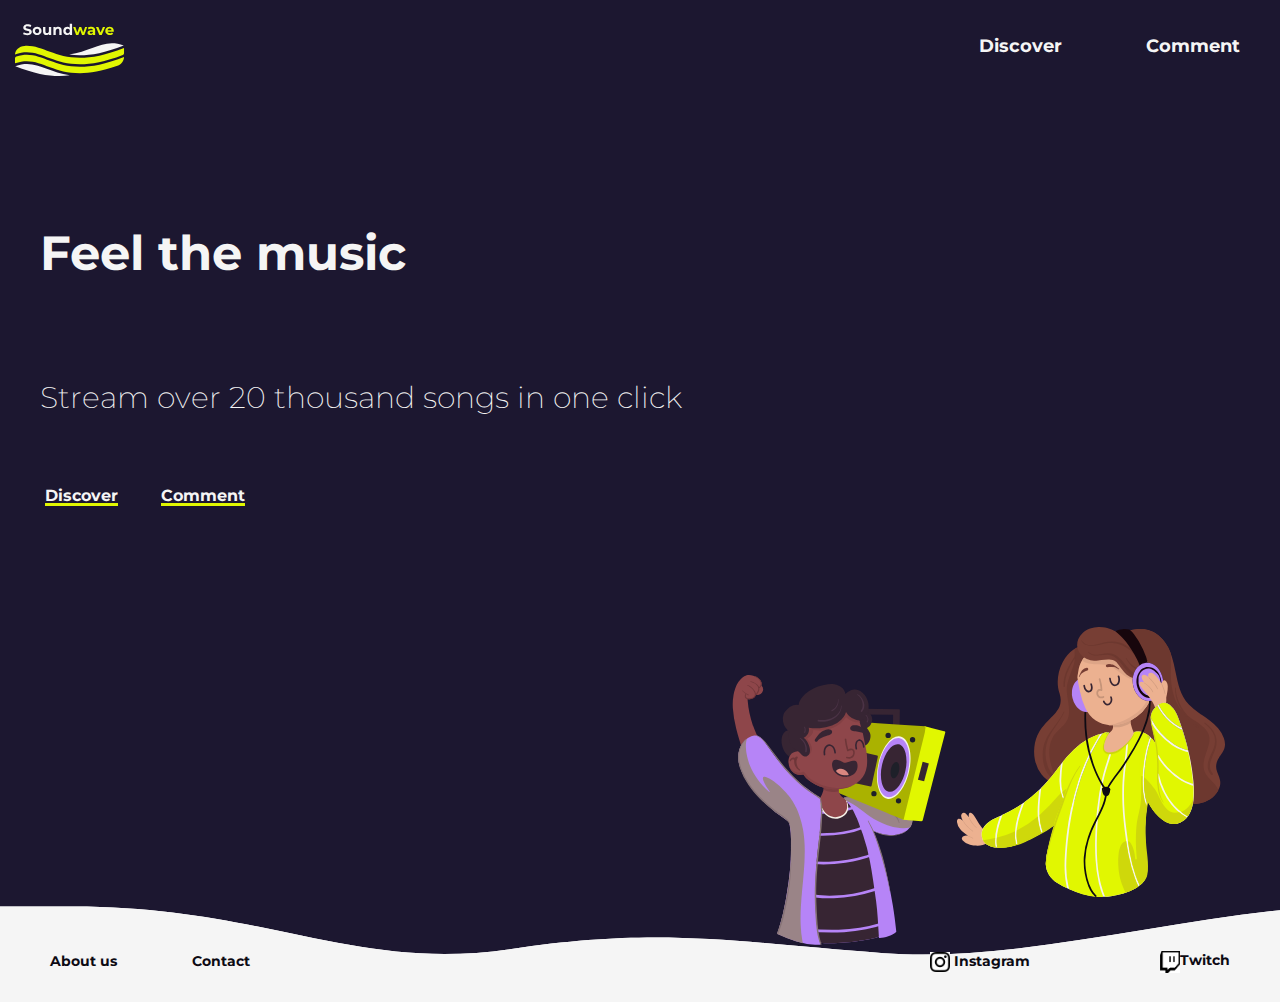
<file: Exercices/landing-page/index.html>
<html lang="en">
  <head>
    <meta charset="UTF-8" />
    <meta name="viewport" content="width=device-width, initial-scale=1.0" />
    <link href="style.css" media="all" rel="stylesheet" type="text/css" />
    <link
      href="https://fonts.googleapis.com/css2?family=Montserrat&family=Montserrat&family=PT+Sans+Caption&family=Roboto:wght@100;700&display=swap"
      rel="stylesheet"
    />
    <title>Soundwave : feel the music</title>
  </head>
  <body>
      <header>
        <div class="logo">
          <img src="images/logo-soundwave.svg" alt="logo Soundwave"></img>
        </div>
          <nav>
            <a href="#discover">Discover</a>
            <a href="#comment">Comment</a>
          </nav>
      </header>
      <div class="main-container-landing">
        <div class="left-side-landing-page">
          <div id="title-landing-page">
            <h1>Feel the music</h1>
          </div>
          <div id="subtitle-landing-page">
            <h2>Stream over 20 thousand songs in one click</h2>
          </div>
          <div id="call-to-action-landing-page">
              <a class="discover" href="#discover">Discover</a>
              <a class="comment" href="#comment">Comment</a>
          </div>
        </div>
        <div class="right-side-landing-page">
          <img id="man-listening-music" src="images/man-music.svg" alt=" alt="man listening to music"></img>
          <img id="woman-listening-music" src="images/woman-music.svg" alt="woman listing music"></img>
        </div>
      </div>
      <footer class="footer-general">
        <div class="about-contact">
          <a href="#about-us">About us</a>
          <a href="#contact">Contact</a>
        </div>
        <div class="social-networks">
          <div class="instagram">
            <img id="insta-icon" src="images/instagram.png" alt="icône instagram"></img>
            <a href="www.instagram.com">Instagram</a>
          </div>
          <div class="twitch">
            <img id="twitch-icon" src="images/twitch.png" alt="icône twitch">
            <a href="www.twitch.com">Twitch</a>
          </div>
        </div>
    </div>
    </footer>

  </body>
  <script src="script.js"></script>
</html>
</file>
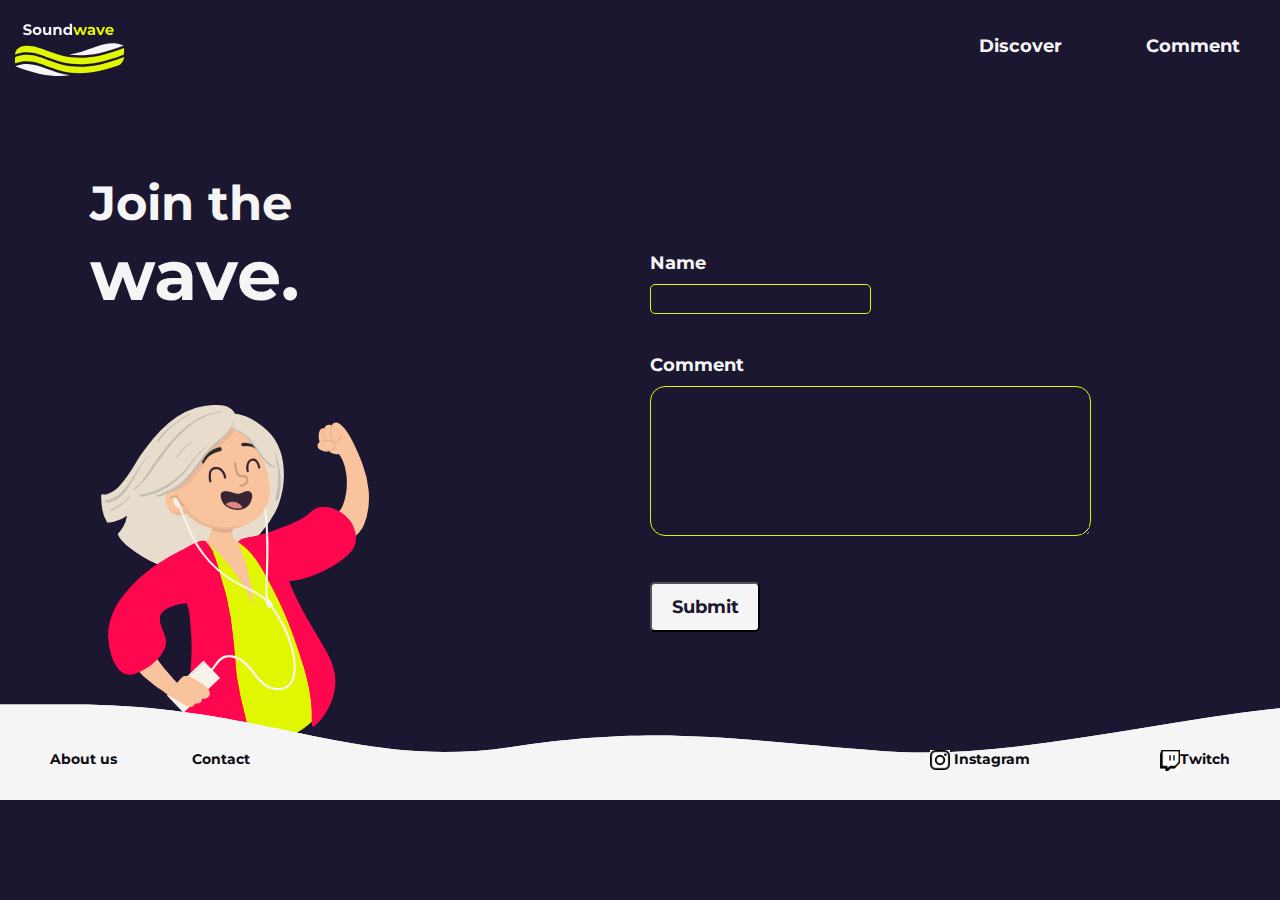
<file: Exercices/landing-page/comments.html>
<html lang="en">
  <head>
    <meta charset="UTF-8" />
    <meta name="viewport" content="width=device-width, initial-scale=1.0" />
    <link href="style.css" media="all" rel="stylesheet" type="text/css" />
    <link
      href="https://fonts.googleapis.com/css2?family=Montserrat&family=PT+Sans+Caption&family=Roboto:wght@100;700&display=swap"
      rel="stylesheet"
    />
    <title>Soundwave : feel the music</title>
  </head>
  <img>
    <header>
       <div class="logo">
         <img src="images/logo-soundwave.svg" alt="logo Soundwave"></img>
       </div>
         <nav>
          <a href="#discover">Discover</a>
          <a href="#comments">Comment</a>
        </nav>
    </header>
    <div class="main-container-comment">
      <div class="left-side-comment">
        <div class="title-comment">
          <h1>Join the <span id="wave">wave.</span>
          </h1>
        </div>
        <img id ="woman-music-comments" src="images/woman-music-comment.svg" alt="woman listening music"></img>
      </div>
      <div class="right-side-comment">
        <div class="comment-form">
          <form id="my-form">
              <div class="name-box">
              <label for="auteur">Name</label>
            <input name="auteur" id="auteur">
            </div>
            <div class="comment-box">
              <label for="comment">Comment</label>
              <textarea name="comment" id="comment"></textarea>
            </div>
          </form>
          <button id="submit-btn">Submit</button>
        </div>
          <div id="balise">
        </div>
      </div>
    </div>
    <footer class="footer-general">
      <div class="about-contact">
        <a href="#about-us">About us</a>
        <a href="#contact">Contact</a>
      </div>
      <div class="social-networks">
        <div class="instagram">
          <img id="insta-icon" src="images/instagram.png" alt="icône instagram"></img>
          <a href="www.instagram.com">Instagram</a>
        </div>
        <div class="twitch">
          <img id="twitch-icon" src="images/twitch.png" alt="icône twitch">
          <a href="www.twitch.com">Twitch</a>
        </div>
      </div>
    </footer>
  </body>
  <script src="script.js"></script>
</html>
</file>
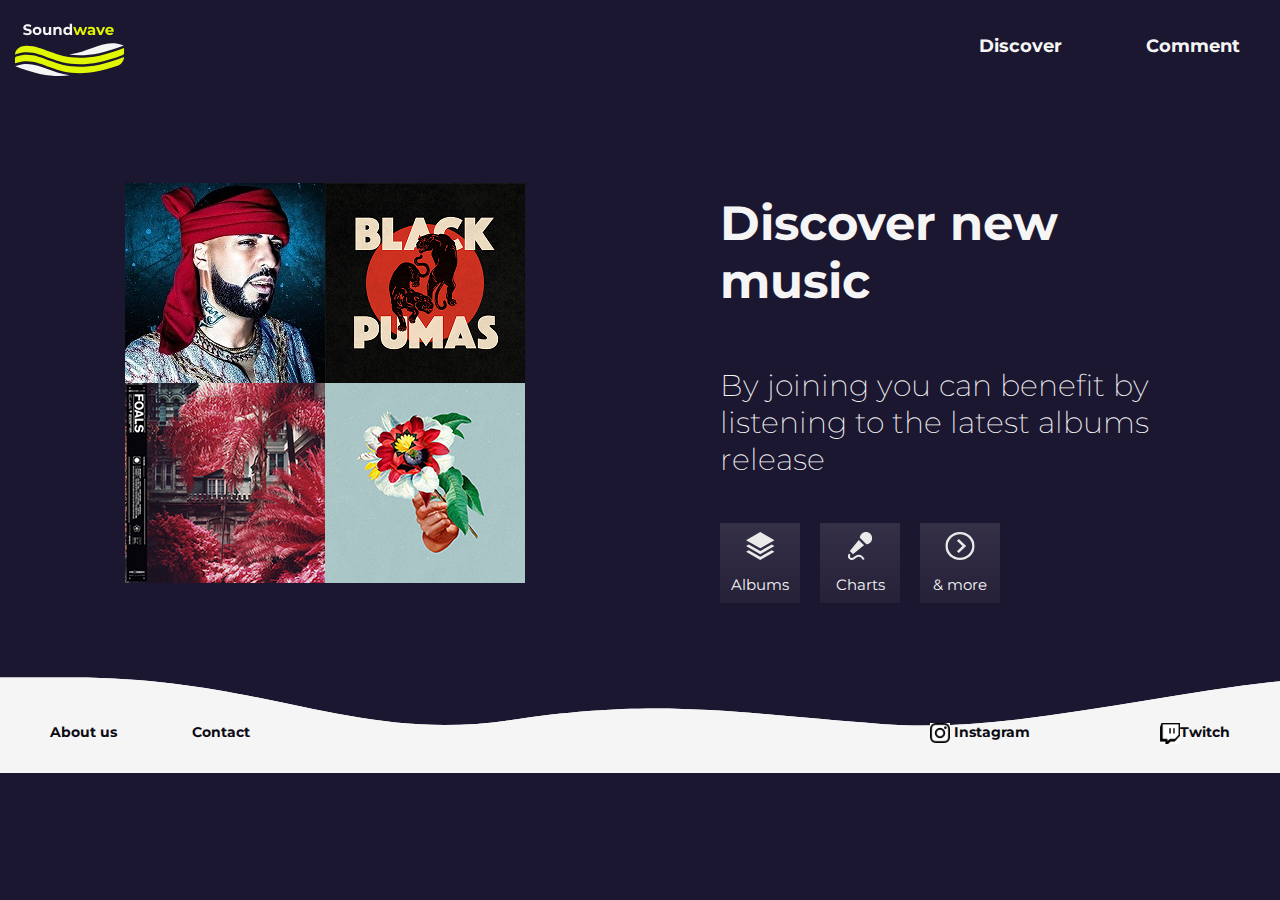
<file: Exercices/landing-page/discover.html>
<html lang="en">
  <head>
    <meta charset="UTF-8" />
    <meta name="viewport" content="width=device-width, initial-scale=1.0" />
    <link href="style.css"all" rel="stylesheet" type="text/css" />
    <link
      href="https://fonts.googleapis.com/css2?family=Montserrat&family=PT+Sans+Caption&family=Roboto:wght@100;700&display=swap"
      rel="stylesheet"
    />
    <title>Soundwave : feel the music</title>
  </head>
  <body>
      <header>
        <div class="logo">
          <img src="images/logo-soundwave.svg" alt="logo Soundwave"></img>
        </div>
          <nav>
            <a href="#discover">Discover</a>
            <a href="#comments">Comment</a>
          </nav>
      </header>
    <div class="main-container-discover">
      <div class="discover-left-side">
          <div class="french-montana">
            <img src="images/french-montana-cover.jpeg" alt="french montana"></img>
          </div>
          <div class="black-pumas">
            <img src="images/black-pumas-cover.png" alt="black pumas"></img>
          </div>
          <div class="foals">
            <img src="images/foals-cover.jpg" alt="foals"></img>
          </div>
          <div class="maribou-state">
            <img src="images/maribou-state-cover.jpg" alt="maribou state"></img>
          </div>
      </div>
      <div class="discover-right-side">
        <div class="discover-new-music">
          <h1>Discover new music</h1>
        </div>
        <div class="by-joining">
          <h2>By joining you can benefit by listening to the latest albums release</h2>
        </div>
        <div id="icons">
          <div class="albums">
            <img src="images/albums-icon.svg" alt="icône pochettes d'albums"></img>
            <p id="albums">Albums</p>
          </div>
          <div class="charts">
            <img src="images/microphone-icon.svg" alt="icône micro"></img>
            <p id="charts">Charts</p>
          </div>
          <div class="more">
            <img src="images/more-icon.svg" alt="icône more"></img>
            <p id="more">& more</p>
          </div>
        </div>
      </div>
    </div>
    <footer class="footer-general">
      <div class="about-contact">
        <a href="#about-us">About us</a>
        <a href="#contact">Contact</a>
      </div>
      <div class="social-networks">
        <div class="instagram">
          <img id="insta-icon" src="images/instagram.png" alt="icône instagram"></img>
          <a href="www.instagram.com">Instagram</a>
        </div>
        <div class="twitch">
          <img id="twitch-icon" src="images/twitch.png" alt="icône twitch">
          <a href="www.twitch.com">Twitch</a>
        </div>
      </div>
    </footer>
  </body>
  <script src="script.js"></script>
</html>
</file>
<file: Exercices/landing-page/style.css>
/*Structure*/

body {
  background-color: #1C1730;
  margin: 0;
  height: 100%;
  margin-bottom: 0;
}

/*Header*/

header {
  display: flex;
  flex-flow: row wrap;
  justify-content: space-between;
  align-items: center;
}

nav a {
  color: #f5f5f5;
  font-size: 18;
  font-family: Montserrat, sans serif;
  font-weight: bold;
  text-decoration: none;
  margin: 20px;
  padding: 20px;
}

/*Titres*/

h1 {
  color: #f5f5f5;
  font-family: Montserrat, sans serif;
  font-size: 48;
  font-weight: bold;
}

h2 {
  color: #f5f5f5;
  font-family: Montserrat, sans serif;
  font-size: 30;
  font-weight: 200;
}

/*Main-container landing page*/

.main-container-landing {
  display: flex;
  flex-direction: row;
  justify-content: space-between;
  height: 90%;
}

.left-side-landing-page {
  display: flex;
  flex-direction: column;
  flex-wrap: wrap;
}


#title-landing-page {
  margin-left: 40px;
  margin-top: 100px;
  margin-bottom: 20px;
}

#subtitle-landing-page {
  margin-left: 40px;
  margin-top:20px;
  margin-bottom:20px;
}

/*CTA*/
#call-to-action-landing-page {
  display: flex;
  width: 200px;
  justify-content: space-between;
  margin-left: 40px;
  margin-top : 20px;
  padding: 5px;
}

a.discover,
a.comment {
  color: #f5f5f5;
  font-family: Montserrat, sans serif;
  font-weight: bold;
  text-decoration: none;
  position: relative;
}

a.discover::before,
a.comment::before {
  content: '';
  position: absolute;
  width: 100%;
  height: 3px;
  bottom: -1;
  left: 0;
  background-color: #E1F701;
  transition: 1s;
}

a:hover::before {
  transform: translateX(5px);
}

/*Footer*/

#wave-footer {
  width: 100%;
  height: 130px;
  position : absolute
  bottom: 0;
  z-index: 0;
}
/*Menu*/

/*Images*/
.logo {
  margin: 10px;
}

#man-listening-music {
  position: absolute;
  top:75%;
  left:55%;
  width: 270px;
  height: 270px;
  z-index: -1;
}

#woman-listening-music {
  position: relative;
  top:66%;
  right: 20%;
  width: 270px;
  height: 270px;
  z-index: -2;
}

/*Discover page*/

.main-container-discover{
  display: flex;
  flex-direction: row;
  width: 100%;
  }

/*Albums left side*/

  .discover-left-side {
    width: 50%;
    margin: 70px;
    padding: 10px;
    display: flex;
    flex-flow: row wrap;
    align-content: center;
    align-items: center;
    justify-content: center;
  }

  .discover-left-side div {
    width: 50%;
  }


  div.french-montana {
    display: flex;
      justify-content: flex-end;
  }

  div.foals {
    display: flex;
      justify-content: flex-end;
  }

  /*Right side*/

  .discover-right-side {
    width: 50%;
    margin: 70px;
    display: flex;
    flex-flow : column;
    align-items: flex-start;

  }

  #icons {
    display: flex;
    flex-direction : row;
    align-items: center;
  }

  div .albums, div.charts, div.more {
    margin-right: 20px;
    margin-top:20px
  }

  p {
    color: #f5f5f5;
    font-family: Montserrat, sans serif;
    font-size: 15;
  }

/*Images discover page*/

#icons div {
  display: flex;
  flex-direction: column;
  justify-content: center;
  align-items: center;
}

#icons img {
  height: 35%;
  margin-top: 15px;
}

  .albums,
  .charts,
  .more {
    width: 80px;
    height: 80px;
    background: linear-gradient(
        180deg,
        rgba(245, 245, 245, 0.07) 0%,
        rgba(255, 255, 255, 0) 100%
      ),
      rgba(245, 245, 245, 0.05);
  }


  /*Footer discover*/

.footer-general {
  display: flex;
  flex-direction: row;
  justify-content: space-between;
  width: 100%;
  height: 100px;
  background-image: url("images/wave-vector-footer.svg");
  z-index: 0
}

.about-contact {
  display: flex;
  flex-direction: row;
  justify-content: space-between;
  width: 200px;
  margin-left: 50px;
  margin-top: 50px;
}

.social-networks {
  display: flex;
  flex-direction: row;
  justify-content: space-between;
  align-items: center;
  width:300px;
  margin-right: 50px;
  margin-bottom:15px;
}

.about-contact a, .instagram a, .twitch a {
    color:#0d0a13;
    font-size:14;
    font-family: Montserrat, sans serif;
    font-weight: bold;
    text-decoration: none;
  }

#insta-icon, #twitch-icon {
  width: 20px;
}

.instagram, .twitch {
  display: flex;
  flex-direction: row;
  justify-content: space-between;
  width: 100px;
  margin-top: 35px;
}

div .twitch {
  width: 70px;
}

/*Comment page*/

.main-container-comment {
  display: flex;
  flex-direction: row;
  justify-content: space-between;
}

/*Left side join the wave*/

.left-side-comment {
  display: flex;
  flex-direction: column;
  width: 50%;
  margin-top: 20px;
  margin-left:20px;
}

.title-comment {
  width: 50%;
  margin-left: 70px;
  margin-top: 30px;
}

span#wave {
  font-size: 70;
}

/*Image comment left side*/

#woman-music-comments {
  position: relative;
  width: 350px;
  height: 350px;
  left:40;
  bottom:-55;
  z-index: -1;
}

/*Form right side*/

.right-side-comment {
  display: flex;
  flex-direction: column;
  width: 50%;
  margin-top: 120px;
}

div .comment-form {
  display: flex;
  flex-direction: column;
  width: 70%;
  height: 100%;
}

.name-box {
 width: 50%;
}

label {
  color: #f5f5f5;
  font-family: Montserrat, sans serif;
  font-size: 18;
  font-weight: bold;
  margin-bottom: 10px;
}

.name-box, .comment-box {
  display: flex;
  flex-direction: column;
  margin-top: 40px;
}

textarea#comment {
  height:150px;
  border: 1px solid #E1F701;
  background-color: transparent;
  border-radius: 15px;
}

input#auteur {
  height: 30px;
  border: 1px solid #E1F701;
  background-color: transparent;
  border-radius: 5px;
}

button#submit-btn {
  width : 25%;
  background-color:#f5f5f5;
  border-radius: 5px;
  margin-top: 30px;
  height: 50px;
  font-family: Montserrat, sans cursif;
  font-size: 18;
  font-weight: bold;
  color: #1C1730;
  transition: 2s;
}

button#submit-btn:hover {
background-color: #E1F701;
color : #1C1730;
font-weight: bold;
}

input, textarea {
  color:#f5f5f5;
  font-family: Montserrat, sans cursif;
  font-size: 18;
}
</file>
